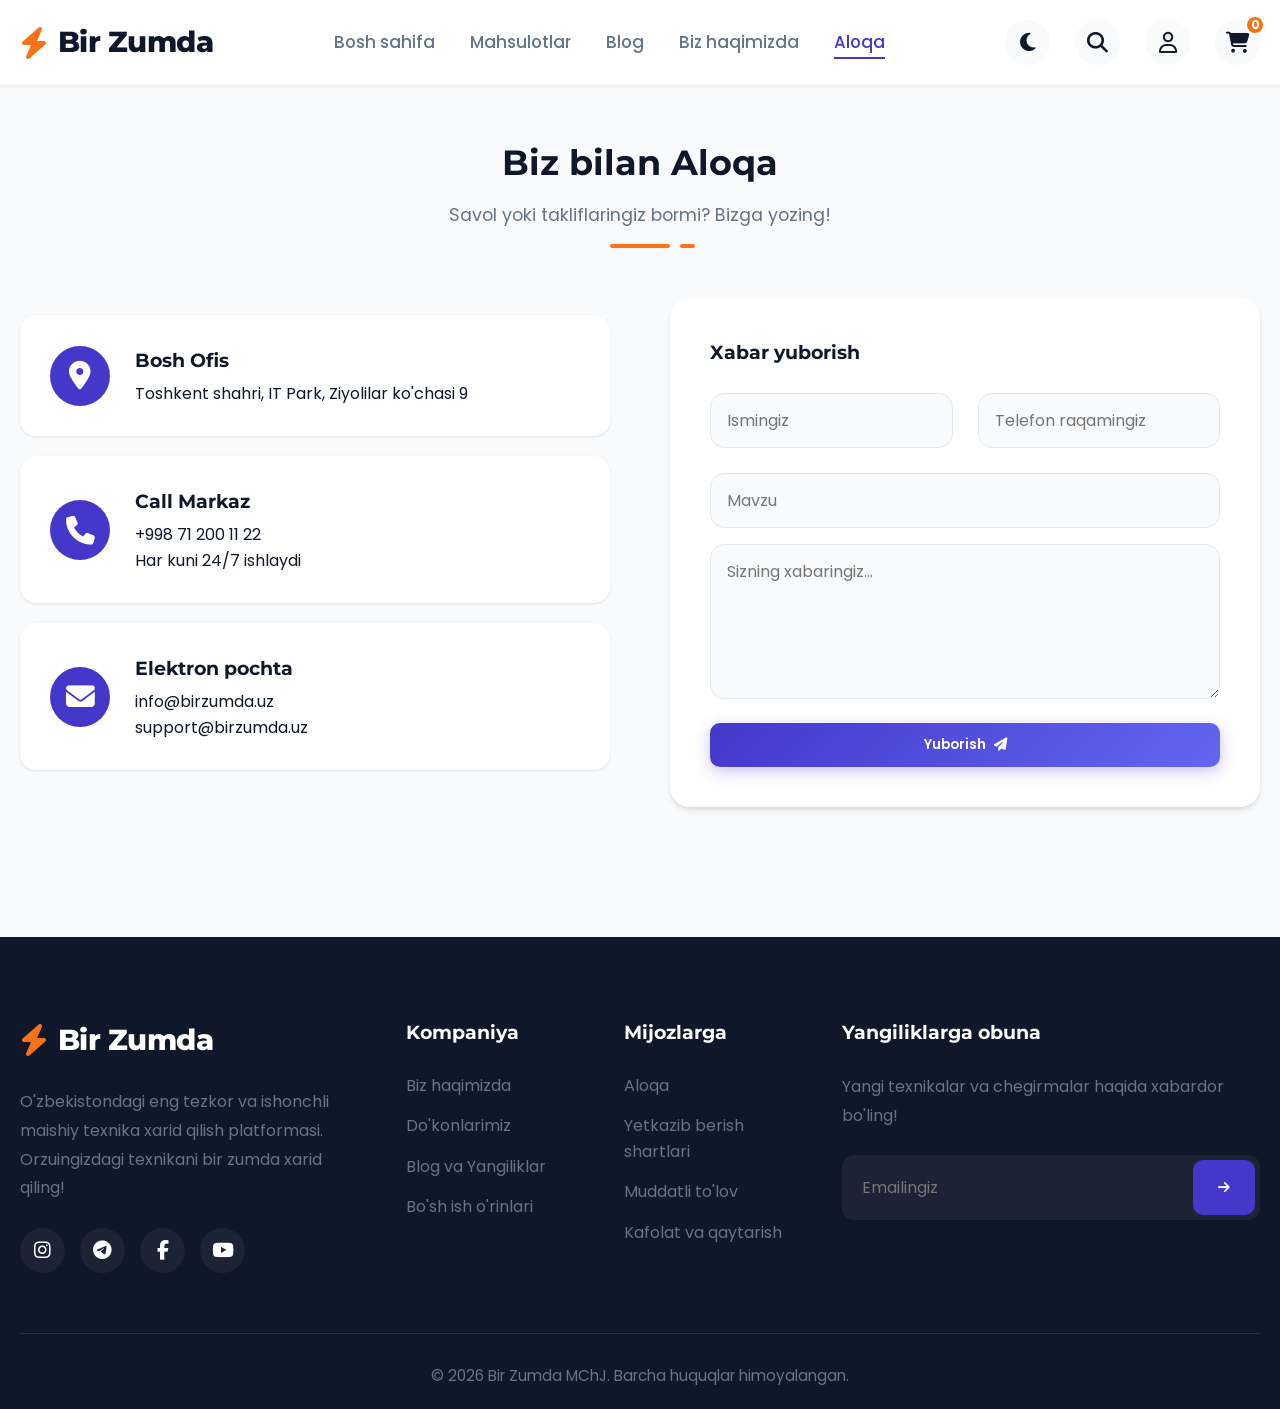
<file: app_shopping/templates/app/aloqa.html>
<!DOCTYPE html>
<html lang="uz">
<head>
    <meta charset="UTF-8">
    <meta name="viewport" content="width=device-width, initial-scale=1.0">
    <title>Bir Zumda - Aloqa</title>
    <link href="https://fonts.googleapis.com/css2?family=Montserrat:wght@300;400;500;600;700;800&family=Poppins:wght@300;400;500;600;700&display=swap" rel="stylesheet">
    <link rel="stylesheet" href="https://cdnjs.cloudflare.com/ajax/libs/font-awesome/6.4.0/css/all.min.css">
    <link rel="stylesheet" href="../../static/css/style.css">
</head>
<body>
<header>
    <div class="container navbar">
        <a href="index.html" class="logo"><i class="fa-solid fa-bolt"></i> Bir Zumda</a>
        <ul class="nav-links" id="nav-links">
            <li><a href="index.html">Bosh sahifa</a></li>
            <li><a href="mahsulotlar.html">Mahsulotlar</a></li>
            <li><a href="blog.html">Blog</a></li>
            <li><a href="biz-haqimizda.html">Biz haqimizda</a></li>
            <li><a href="aloqa.html">Aloqa</a></li>
        </ul>
        <div class="nav-icons">
            <a href="#" id="theme-toggle" title="Tungi rejim"><i class="fa-solid fa-moon"></i></a>
            <a href="mahsulotlar.html"><i class="fa-solid fa-search"></i></a>
            <a href="login.html" title="Shaxsiy kabinet"><i class="fa-regular fa-user"></i></a>
            <a href="savatcha.html" style="position: relative;">
                <i class="fa-solid fa-cart-shopping"></i>
                <span class="cart-badge" id="cart-badge-count">0</span>
            </a>
            <div class="mobile-toggle" id="mobile-menu-btn"><i class="fa-solid fa-bars-staggered"></i></div>
        </div>
    </div>
</header>

<main class="page-section">
    <div class="container">
        <div class="section-title">
            <h1>Biz bilan Aloqa</h1>
            <p>Savol yoki takliflaringiz bormi? Bizga yozing!</p>
            <div class="line"></div>
        </div>

        <div class="contact-grid">
            <div>
                <div class="info-card">
                    <i class="fa-solid fa-location-dot"></i>
                    <div>
                        <h4 style="font-size:1.2rem; margin-bottom:5px;">Bosh Ofis</h4>
                        <p>Toshkent shahri, IT Park, Ziyolilar ko'chasi 9</p>
                    </div>
                </div>
                <div class="info-card">
                    <i class="fa-solid fa-phone"></i>
                    <div>
                        <h4 style="font-size:1.2rem; margin-bottom:5px;">Call Markaz</h4>
                        <p>+998 71 200 11 22<br>Har kuni 24/7 ishlaydi</p>
                    </div>
                </div>
                <div class="info-card">
                    <i class="fa-solid fa-envelope"></i>
                    <div>
                        <h4 style="font-size:1.2rem; margin-bottom:5px;">Elektron pochta</h4>
                        <p>info@birzumda.uz<br>support@birzumda.uz</p>
                    </div>
                </div>
            </div>
            <div class="form-card">
                <h3 style="margin-bottom:25px;">Xabar yuborish</h3>
                <form data-toast="Xabaringiz muvaffaqiyatli yuborildi!">
                    <div class="form-row">
                        <div class="form-group"><input type="text" placeholder="Ismingiz" required></div>
                        <div class="form-group"><input type="text" placeholder="Telefon raqamingiz" required></div>
                    </div>
                    <div class="form-group mb-2"><input type="text" placeholder="Mavzu" required></div>
                    <div class="form-group mb-2"><textarea rows="5" placeholder="Sizning xabaringiz..." required></textarea></div>
                    <button type="submit" class="btn btn-primary" style="width:100%;">Yuborish <i class="fa-solid fa-paper-plane"></i></button>
                </form>
            </div>
        </div>
    </div>
</main>
<footer>
    <div class="container">
        <div class="footer-grid">
            <div class="footer-col">
                <a href="index.html" class="logo"><i class="fa-solid fa-bolt"></i> Bir Zumda</a>
                <p style="margin-top: 15px;">O'zbekistondagi eng tezkor va ishonchli maishiy texnika xarid qilish platformasi. Orzuingizdagi texnikani bir zumda xarid qiling!</p>
                <div class="social-links">
                    <a href="#"><i class="fa-brands fa-instagram"></i></a>
                    <a href="#"><i class="fa-brands fa-telegram"></i></a>
                    <a href="#"><i class="fa-brands fa-facebook-f"></i></a>
                    <a href="#"><i class="fa-brands fa-youtube"></i></a>
                </div>
            </div>
            <div class="footer-col">
                <h4>Kompaniya</h4>
                <ul class="footer-links">
                    <li><a href="biz-haqimizda.html">Biz haqimizda</a></li>
                    <li><a href="mahsulotlar.html">Do'konlarimiz</a></li>
                    <li><a href="blog.html">Blog va Yangiliklar</a></li>
                    <li><a href="#">Bo'sh ish o'rinlari</a></li>
                </ul>
            </div>
            <div class="footer-col">
                <h4>Mijozlarga</h4>
                <ul class="footer-links">
                    <li><a href="aloqa.html">Aloqa</a></li>
                    <li><a href="#">Yetkazib berish shartlari</a></li>
                    <li><a href="#">Muddatli to'lov</a></li>
                    <li><a href="#">Kafolat va qaytarish</a></li>
                </ul>
            </div>
            <div class="footer-col">
                <h4>Yangiliklarga obuna</h4>
                <p>Yangi texnikalar va chegirmalar haqida xabardor bo'ling!</p>
                <form class="newsletter-form">
                    <input type="email" placeholder="Emailingiz" required>
                    <button type="submit"><i class="fa-solid fa-arrow-right"></i></button>
                </form>
            </div>
        </div>
        <div class="footer-bottom">
            <p>&copy; 2026 Bir Zumda MChJ. Barcha huquqlar himoyalangan.</p>
        </div>
    </div>
</footer>
<div id="toast-container" class="toast-container"></div>
<script src="../../static/js/app.js"></script>
</body>
</html>
</file>
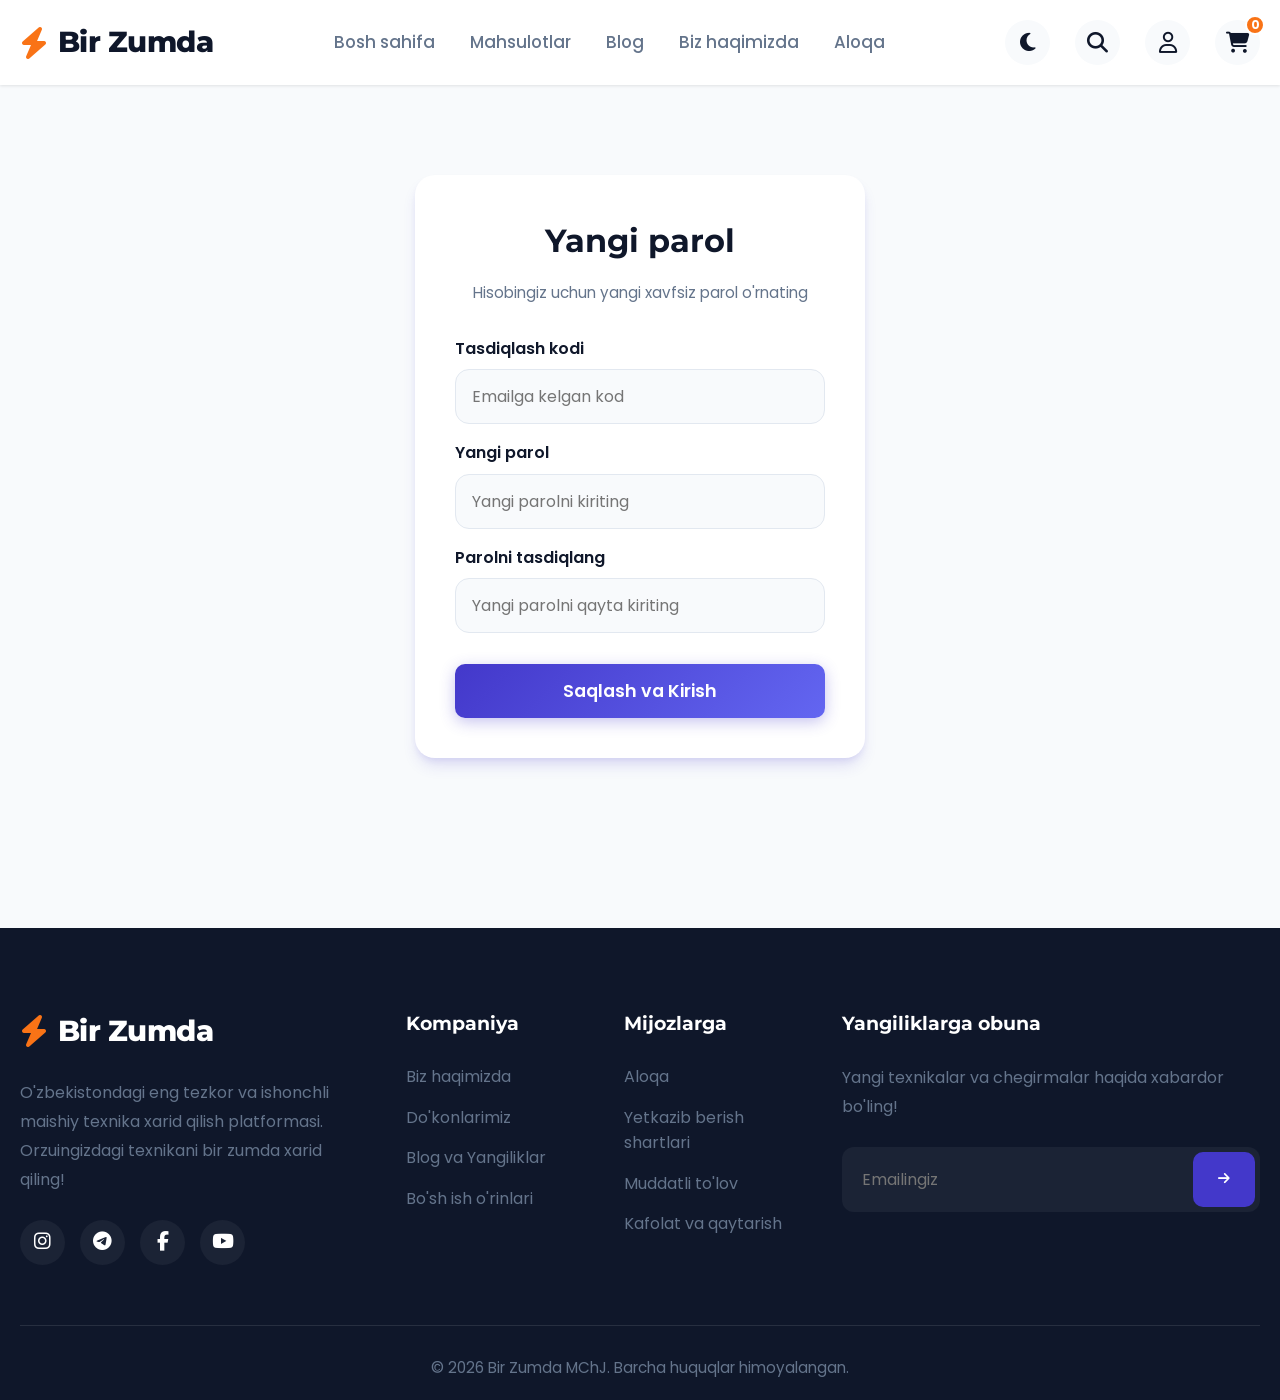
<file: app_shopping/templates/app/reset-password.html>
<!DOCTYPE html>
<html lang="uz">
<head>
    <meta charset="UTF-8">
    <meta name="viewport" content="width=device-width, initial-scale=1.0">
    <title>Bir Zumda - Reset Password</title>
    <link href="https://fonts.googleapis.com/css2?family=Montserrat:wght@300;400;500;600;700;800&family=Poppins:wght@300;400;500;600;700&display=swap" rel="stylesheet">
    <link rel="stylesheet" href="https://cdnjs.cloudflare.com/ajax/libs/font-awesome/6.4.0/css/all.min.css">
    <link rel="stylesheet" href="../../static/css/style.css">
</head>
<body>
<header>
    <div class="container navbar">
        <a href="index.html" class="logo"><i class="fa-solid fa-bolt"></i> Bir Zumda</a>
        <ul class="nav-links" id="nav-links">
            <li><a href="index.html">Bosh sahifa</a></li>
            <li><a href="mahsulotlar.html">Mahsulotlar</a></li>
            <li><a href="blog.html">Blog</a></li>
            <li><a href="biz-haqimizda.html">Biz haqimizda</a></li>
            <li><a href="aloqa.html">Aloqa</a></li>
        </ul>
        <div class="nav-icons">
            <a href="#" id="theme-toggle" title="Tungi rejim"><i class="fa-solid fa-moon"></i></a>
            <a href="mahsulotlar.html"><i class="fa-solid fa-search"></i></a>
            <a href="login.html" title="Shaxsiy kabinet"><i class="fa-regular fa-user"></i></a>
            <a href="savatcha.html" style="position: relative;">
                <i class="fa-solid fa-cart-shopping"></i>
                <span class="cart-badge" id="cart-badge-count">0</span>
            </a>
            <div class="mobile-toggle" id="mobile-menu-btn"><i class="fa-solid fa-bars-staggered"></i></div>
        </div>
    </div>
</header>

<main class="page-section">
    <div class="container auth-wrapper">
        <div class="auth-card">
            <h1>Yangi parol</h1>
            <p class="subtitle">Hisobingiz uchun yangi xavfsiz parol o'rnating</p>
            <form data-toast="Parol muvaffaqiyatli o'zgartirildi!" data-redirect="login.html">
                <div class="form-group mb-2">
                    <label>Tasdiqlash kodi</label>
                    <input type="text" required placeholder="Emailga kelgan kod">
                </div>
                <div class="form-group mb-2">
                    <label>Yangi parol</label>
                    <input type="password" required placeholder="Yangi parolni kiriting">
                </div>
                <div class="form-group mb-2">
                    <label>Parolni tasdiqlang</label>
                    <input type="password" required placeholder="Yangi parolni qayta kiriting">
                </div>
                <button type="submit" class="btn btn-primary" style="width:100%; margin-top:15px; font-size:1.1rem; padding:14px;">Saqlash va Kirish</button>
            </form>
        </div>
    </div>
</main>
<footer>
    <div class="container">
        <div class="footer-grid">
            <div class="footer-col">
                <a href="index.html" class="logo"><i class="fa-solid fa-bolt"></i> Bir Zumda</a>
                <p style="margin-top: 15px;">O'zbekistondagi eng tezkor va ishonchli maishiy texnika xarid qilish platformasi. Orzuingizdagi texnikani bir zumda xarid qiling!</p>
                <div class="social-links">
                    <a href="#"><i class="fa-brands fa-instagram"></i></a>
                    <a href="#"><i class="fa-brands fa-telegram"></i></a>
                    <a href="#"><i class="fa-brands fa-facebook-f"></i></a>
                    <a href="#"><i class="fa-brands fa-youtube"></i></a>
                </div>
            </div>
            <div class="footer-col">
                <h4>Kompaniya</h4>
                <ul class="footer-links">
                    <li><a href="biz-haqimizda.html">Biz haqimizda</a></li>
                    <li><a href="mahsulotlar.html">Do'konlarimiz</a></li>
                    <li><a href="blog.html">Blog va Yangiliklar</a></li>
                    <li><a href="#">Bo'sh ish o'rinlari</a></li>
                </ul>
            </div>
            <div class="footer-col">
                <h4>Mijozlarga</h4>
                <ul class="footer-links">
                    <li><a href="aloqa.html">Aloqa</a></li>
                    <li><a href="#">Yetkazib berish shartlari</a></li>
                    <li><a href="#">Muddatli to'lov</a></li>
                    <li><a href="#">Kafolat va qaytarish</a></li>
                </ul>
            </div>
            <div class="footer-col">
                <h4>Yangiliklarga obuna</h4>
                <p>Yangi texnikalar va chegirmalar haqida xabardor bo'ling!</p>
                <form class="newsletter-form">
                    <input type="email" placeholder="Emailingiz" required>
                    <button type="submit"><i class="fa-solid fa-arrow-right"></i></button>
                </form>
            </div>
        </div>
        <div class="footer-bottom">
            <p>&copy; 2026 Bir Zumda MChJ. Barcha huquqlar himoyalangan.</p>
        </div>
    </div>
</footer>
<div id="toast-container" class="toast-container"></div>
<script src="../../static/js/app.js"></script>
</body>
</html>
</file>
<file: app_shopping/static/css/style.css>
@import url("variables.css");
@import url("base.css");
@import url("home.css");
@import url("shop-pages.css");
@import url("detail-pages.css");
@import url("cart-checkout.css");
</file>
